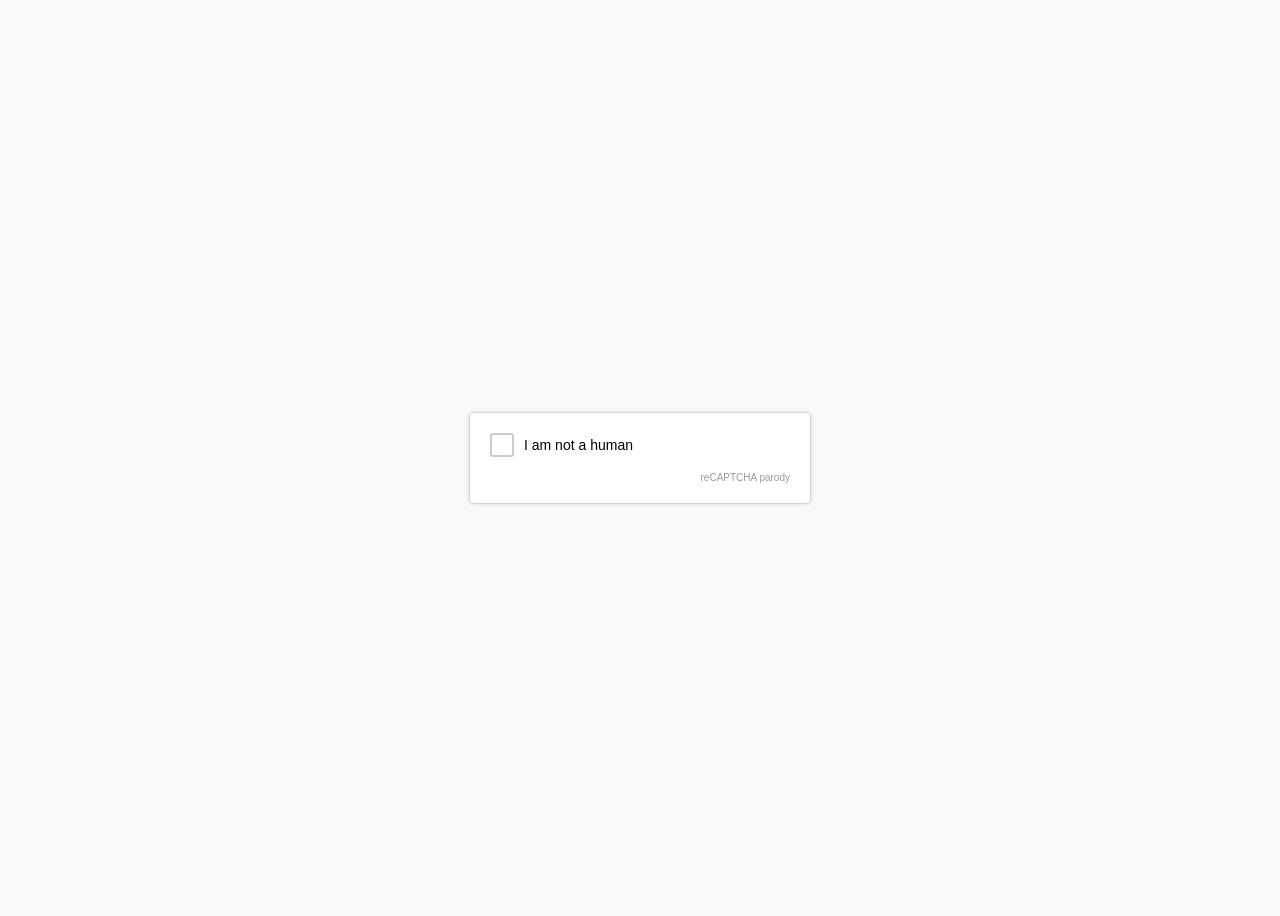
<file: fun/ianah.html>
<!DOCTYPE html>
<html lang="en">
<head>
  <meta charset="UTF-8">
  <title>I Am Not A Human</title>
  <style>
    body {
      font-family: Arial, sans-serif;
      background-color: #f9f9f9;
      display: flex;
      height: 100vh;
      justify-content: center;
      align-items: center;
    }
    .cabox {
    }
    .recaptcha-box {
      background-color: #fff;
      border: 1px solid #d3d3d3;
      border-radius: 4px;
      padding: 20px;
      width: 300px;
      box-shadow: 0 0 5px rgba(0,0,0,0.1);
      position: relative;
      overflow: hidden; /* Keeps everything inside */
    }
    .checkbox-area {
      display: flex;
      align-items: center;
      cursor: pointer;
    }

    .fake-checkbox {
      width: 20px;
      height: 20px;
      border: 2px solid #ccc;
      border-radius: 3px;
      margin-right: 10px;
      position: relative;
    }

    .spinner-label {
      display: flex;
      align-items: center;
  }

    .spinner {
      border: 3px solid #ccc;
      border-top: 3px solid #4285f4;
      border-radius: 50%;
      width: 24px;
      height: 24px;
      animation: spin 1s linear infinite;
      display: none;
      margin-right: 10px; /* space between spinner and label */
    }

    @keyframes spin {
      0% { transform: rotate(0deg); }
      100% { transform: rotate(360deg); }
    }

    .label-text {
      font-size: 14px;
    }

    .fail-message {
      color: red;
      font-size: 13px;
      margin-top: 15px;
      text-align: center;
      display: none;
    }
    .recaptcha-logo {
      margin-top: 15px;
      font-size: 10px;
      color: #999;
      text-align: right;
    }
  </style>
</head>
<body>
  <script>
    let firstAttempt = true;

    function triggerCaptcha() {
      const checkbox = document.getElementById('checkbox');
      const spinner = document.getElementById('spinner');
      const failMsg = document.getElementById('failMsg');

      const messages = [
        "Verification failed. Try again.",
        "Survey Says... No.",
        "You passed the turing test... Unfortunately.",
        "You blinked, Can't do that here.",
        "Nice try, meatbag.",
        "Verification Failed: Life presence detected.",
        "Bite my shiny metal ass!",
        "You're making this harder than it needs to be.",
        "CAPTCHA failed. Again.",
        "Your DNA betrayed you.",
        "Sarcasm Detected",
        "You hesitated. Robots don’t hesitate.",
        "If you're a robot, you need an upgrade.",
        "You sighed before clicking. We heard it.",
        "You paused to reflect. That's something only humans do.",
        "You're not fooling anyone, {NAME NOT FOUND}",
        "Your browser history gave it away...",
        "You Clicked With Hope, And Now It's Gone.",
        "Your emotional baggage exceeded the limits of this captcha.",
        "Are You Sure?",
        "Mabye Try Rebooting Yourself.",
        "That was awkward...",
        "You Passed! Just kidding...",
        "Your OS doesn't pass the vibe check.",
        "Syntax Error. Wait... its a checkbox!!?!",
        "Wow! That was almost convincing! Almost...",
        "Bold move. wrong, but bold.",
        "Your attempt has been forwarded to the Department of Disappointment.",
        "Task failed sucessfully!",
        "That was a swing, and a miss.",
        "Your effort has been noted. And promptly ignored."
      ];

      failMsg.style.display = 'none';
      checkbox.style.display = 'none';
      spinner.style.display = 'block';

      const delay = Math.floor(Math.random() * 6000) + 1000;

      setTimeout(() => {
        spinner.style.display = 'none';

        if (firstAttempt) {
          failMsg.textContent = "Verification failed. Try again.";
          firstAttempt = false;
        } else {
          const randomMessage = messages[Math.floor(Math.random() * messages.length)];
          failMsg.textContent = randomMessage;
        }

        failMsg.style.display = 'block';
        checkbox.style.display = 'block';
      }, delay);
    }
  </script>
  <div class="cabox">
    <div class="recaptcha-box" onclick="triggerCaptcha()">
      <div class="checkbox-area">
        <div id="checkbox" class="fake-checkbox"></div>

        <!-- Spinner + Label grouped together -->
        <div class="spinner-label">
          <div class="spinner" id="spinner"></div>
          <div class="label-text">I am not a human</div>
        </div>
      </div>
      <div class="fail-message" id="failMsg">Verification failed. Try again.</div>
      <div class="recaptcha-logo">reCAPTCHA parody</div>
    </div>
  </div>
</body>
</html>
</file>
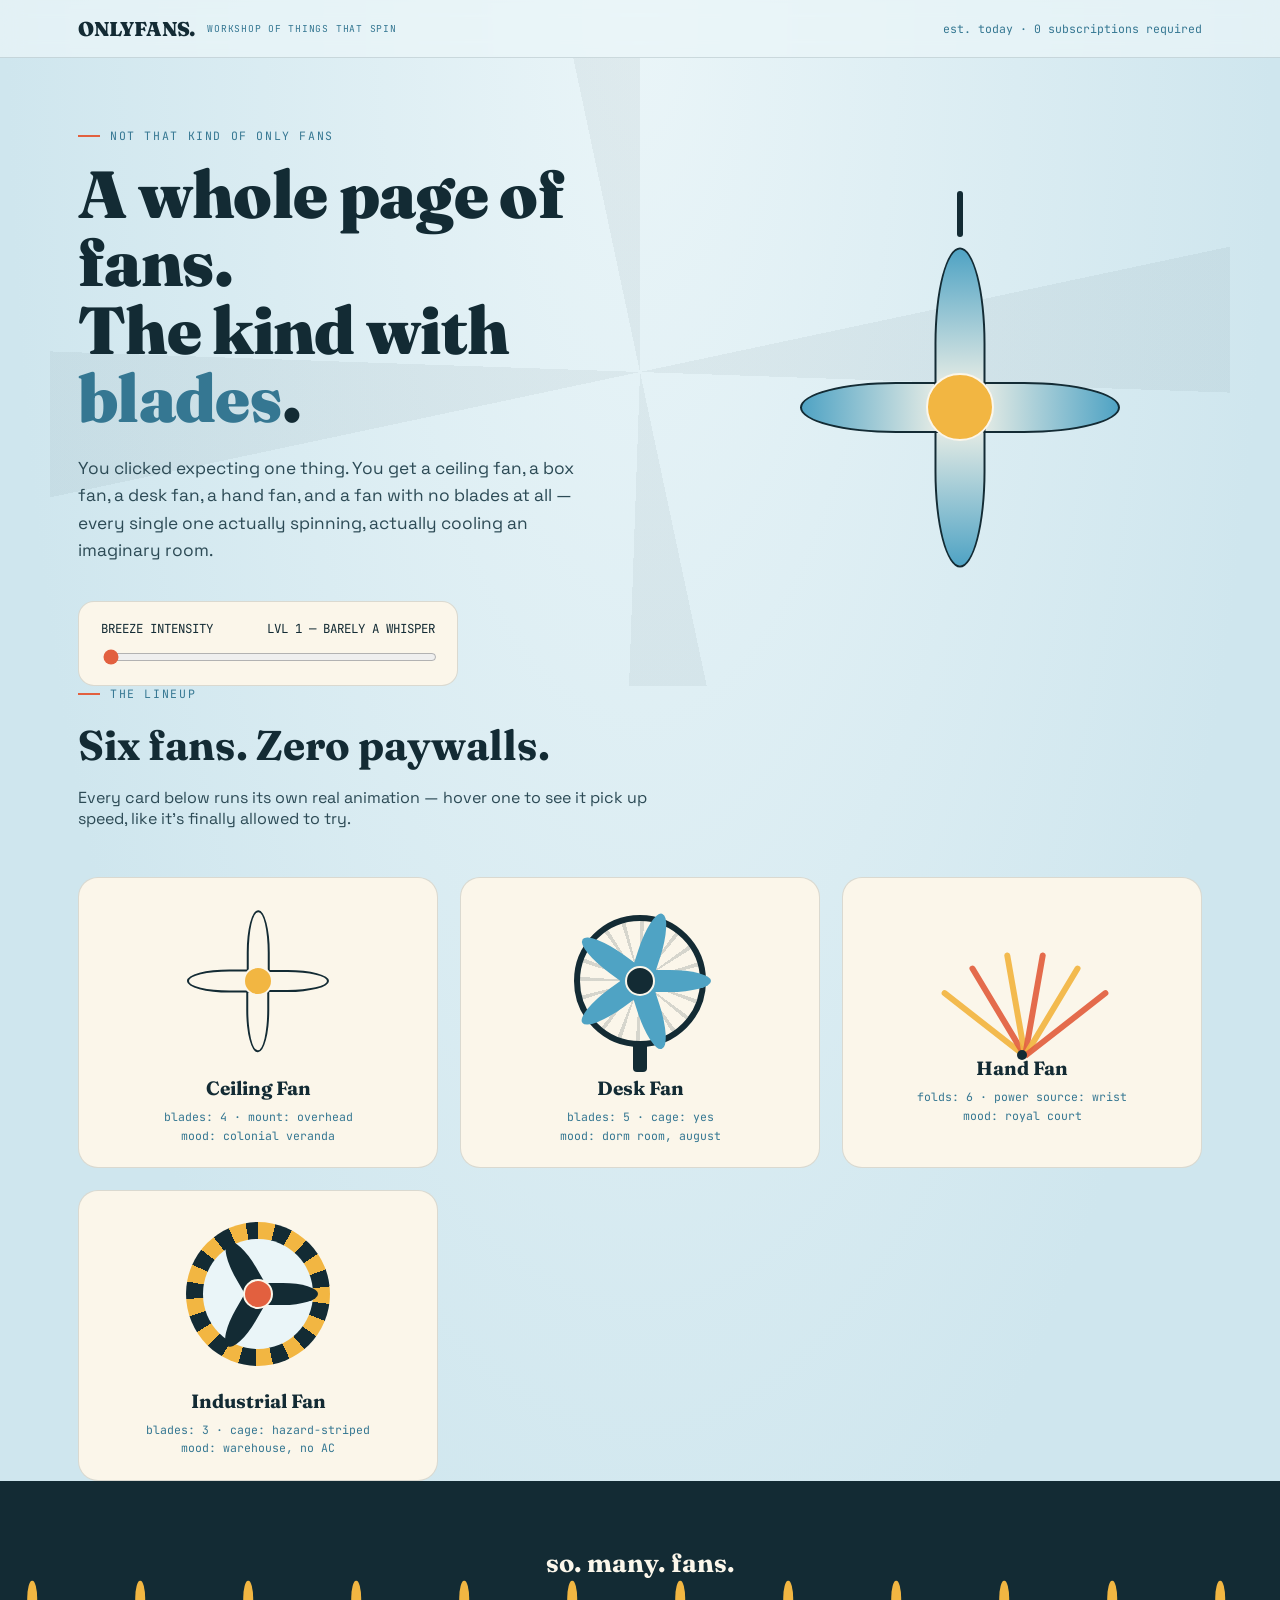
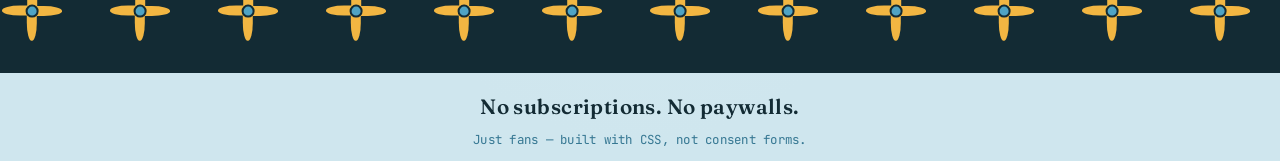
<file: fun/onlyfans.html>
<!DOCTYPE html>
<html lang="en">
<head>
<meta charset="UTF-8">
<meta name="viewport" content="width=device-width, initial-scale=1.0">
<title>OnlyFans — the literal kind</title>
<link rel="preconnect" href="https://fonts.googleapis.com">
<link href="https://fonts.googleapis.com/css2?family=Fraunces:ital,opsz,wght@0,9..144,400;0,9..144,600;0,9..144,900;1,9..144,500&family=Space+Grotesk:wght@400;500;700&family=JetBrains+Mono:wght@400;500&display=swap" rel="stylesheet">
<style>
  :root{
    --sky-pale:#eaf5f8;
    --sky-deep:#cfe6ee;
    --ink:#132b34;
    --breeze:#4fa3c4;
    --breeze-dark:#357792;
    --sun:#f2b642;
    --paper:#fbf6ea;
    --coral:#e2603f;
    --line: rgba(19,43,52,0.14);
    --global-mult: 1;
  }

  *{box-sizing:border-box;}
  html{scroll-behavior:smooth;}
  body{
    margin:0;
    background:
      radial-gradient(ellipse at top, var(--sky-pale), var(--sky-deep) 70%);
    color:var(--ink);
    font-family:'Space Grotesk', sans-serif;
    overflow-x:hidden;
  }
  h1,h2,h3{font-family:'Fraunces', serif; margin:0;}
  .mono{font-family:'JetBrains Mono', monospace;}

  a{color:inherit;}

  /* ---------- layout helpers ---------- */
  .wrap{max-width:1180px; margin:0 auto; padding:0 28px;}
  section{padding:96px 0;}
  .eyebrow{
    font-family:'JetBrains Mono', monospace;
    letter-spacing:.14em;
    text-transform:uppercase;
    font-size:.72rem;
    color:var(--breeze-dark);
    display:flex; align-items:center; gap:10px;
    margin-bottom:18px;
  }
  .eyebrow::before{content:"";width:22px;height:2px;background:var(--coral);display:inline-block;}

  /* ---------- nav ---------- */
  nav{
    position:sticky; top:0; z-index:50;
    backdrop-filter: blur(10px);
    background:rgba(234,245,248,.72);
    border-bottom:1px solid var(--line);
  }
  nav .wrap{display:flex; align-items:center; justify-content:space-between; padding-top:16px; padding-bottom:16px;}
  .logo{display:flex; align-items:center; gap:12px; font-family:'Fraunces',serif; font-weight:900; font-size:1.25rem; letter-spacing:-.01em;}
  .logo small{display:block; font-family:'JetBrains Mono',monospace; font-weight:400; font-size:.6rem; letter-spacing:.08em; color:var(--breeze-dark); text-transform:uppercase;}

  /* ---------- generic fan machinery ---------- */
  .fan{ position:relative; }
  .fan__blades{
    position:absolute; inset:0;
    animation: spin var(--base-dur, 3s) linear infinite;
    animation-duration: calc(var(--base-dur, 3s) * var(--global-mult));
  }
  .blade{
    position:absolute; top:50%; left:50%;
    width:47%; height:15%;
    margin-top:calc(-0.075 * var(--sz, 100px));
    background:var(--blade-color, var(--breeze));
    border-radius:4% 60% 60% 4% / 50% 50% 50% 50%;
    transform-origin:0% 50%;
  }
  .hub{
    position:absolute; top:50%; left:50%; transform:translate(-50%,-50%);
    width:20%; height:20%; border-radius:50%;
    background:var(--hub-color, var(--ink));
    border:2px solid var(--paper);
    z-index:2;
  }
  @keyframes spin{ to{ transform:rotate(360deg); } }
  @keyframes oscillate{ 0%,100%{ transform:rotate(-11deg);} 50%{ transform:rotate(11deg);} }
  @keyframes breathe{ 0%,100%{ transform:scaleX(1);} 50%{ transform:scaleX(.55);} }
  @keyframes drift{ 0%,100%{ transform:translateY(0);} 50%{ transform:translateY(-14px);} }
  @keyframes pulseglow{ 0%,100%{ opacity:.55;} 50%{ opacity:1;} }
  @keyframes wallscroll{ to{ transform:translateX(-50%); } }
  @keyframes flicker{ to{ transform:rotate(360deg); } }
  @keyframes shake{
    0%,100%{ transform:translate(0,0); }
    25%{ transform:translate(calc(var(--shake-amt,0px) * -1), var(--shake-amt,0px)); }
    50%{ transform:translate(var(--shake-amt,0px), calc(var(--shake-amt,0px) * -1)); }
    75%{ transform:translate(calc(var(--shake-amt,0px) * -1), calc(var(--shake-amt,0px) * -1)); }
  }
  #page{
    animation: shake calc(0.35s * var(--global-mult)) infinite;
  }

  /* ---------- hero ---------- */
  .hero{
    position:relative;
    padding-top:70px;
    display:grid;
    grid-template-columns:1.1fr .9fr;
    gap:48px;
    align-items:center;
    overflow:hidden;
  }
  .hero::before{ /* blade-shadow flicker, the signature move */
    content:"";
    position:absolute; inset:-20%;
    background:conic-gradient(from 0deg,
      transparent 0deg 78deg,
      rgba(19,43,52,.05) 78deg 92deg,
      transparent 92deg 168deg,
      rgba(19,43,52,.05) 168deg 182deg,
      transparent 182deg 258deg,
      rgba(19,43,52,.05) 258deg 272deg,
      transparent 272deg 348deg,
      rgba(19,43,52,.05) 348deg 360deg);
    animation: flicker calc(6s * var(--global-mult)) linear infinite;
    pointer-events:none;
    z-index:0;
  }
  .hero-copy{ position:relative; z-index:1; }
  .hero h1{
    font-size:clamp(2.4rem, 5.2vw, 4.4rem);
    line-height:1.02;
    font-weight:900;
    letter-spacing:-.01em;
  }
  .hero h1 em{ font-style:normal; color:var(--breeze-dark); }
  .hero p.sub{ margin-top:22px; max-width:46ch; font-size:1.08rem; line-height:1.6; color:#2c4a55;}

  .breeze-control{
    margin-top:36px; padding:18px 22px;
    background:var(--paper); border:1px solid var(--line); border-radius:16px;
    display:flex; flex-direction:column; gap:10px; max-width:380px;
  }
  .breeze-control .row{display:flex; justify-content:space-between; align-items:center; font-family:'JetBrains Mono',monospace; font-size:.78rem;}
  .breeze-control input[type=range]{ width:100%; accent-color:var(--coral); }

  .hero-visual{ position:relative; z-index:1; display:flex; justify-content:center; align-items:flex-start; }
  .ceiling-rig{ position:relative; width:min(340px, 80vw); }
  .ceiling-rig .rod{ position:absolute; top:-46px; left:50%; width:6px; height:46px; background:var(--ink); transform:translateX(-50%); border-radius:3px; }
  .ceiling-rig .fan{ width:100%; aspect-ratio:1/1; --sz:340px; }
  .ceiling-rig .blade{ background:linear-gradient(90deg, var(--paper), var(--breeze)); border:2px solid var(--ink); }
  .ceiling-rig .hub{ background:var(--sun); animation:pulseglow calc(2.4s * var(--global-mult)) ease-in-out infinite; }

  /* ---------- lineup ---------- */
  .lineup h2{ font-size:clamp(1.8rem,3.4vw,2.6rem); margin-bottom:8px;}
  .lineup > p{ max-width:60ch; color:#2c4a55; margin-bottom:48px; }
  .grid{
    display:grid; grid-template-columns:repeat(3, 1fr); gap:22px;
  }
  .card{
    background:var(--paper); border:1px solid var(--line); border-radius:20px;
    padding:28px 24px 22px; display:flex; flex-direction:column; align-items:center;
    text-align:center; transition:transform .25s ease, box-shadow .25s ease;
  }
  .card:hover{ transform:translateY(-6px); box-shadow:0 18px 34px rgba(19,43,52,.12); }
  .card:hover .fan__blades{ animation-duration: calc(var(--base-dur,3s) * var(--global-mult) * .35) !important; }
  .card:hover .oscillator{ animation-duration: calc(2.6s * var(--global-mult) * .5) !important; }
  .stage{ width:150px; height:150px; position:relative; margin-bottom:20px; }
  .card h3{ font-size:1.2rem; margin-bottom:8px; }
  .card .spec{ font-size:.72rem; color:var(--breeze-dark); line-height:1.6; }

  /* box fan */
  .cage{ position:absolute; inset:6%; border-radius:50%; border:6px solid var(--ink); background:
      repeating-conic-gradient(rgba(19,43,52,.16) 0deg 4deg, transparent 4deg 18deg); }
  .stand{ position:absolute; bottom:-16px; left:50%; width:14px; height:26px; background:var(--ink); transform:translateX(-50%); border-radius:0 0 4px 4px; z-index:3;}

  /* desk fan oscillator */
  .desk-stage{ overflow:hidden; }
  .neck{ position:absolute; bottom:6px; left:50%; width:10px; height:20px; background:var(--ink); transform:translateX(-50%); z-index:0; border-radius:2px; }
  .oscillator{ position:absolute; inset:14% 6% 26% 6%; animation:oscillate calc(2.6s * var(--global-mult)) ease-in-out infinite; transform-origin:50% 100%; }
  .oscillator .fan{ width:100%; height:100%; }

  /* hand fan */
  .handfan-wrap{ position:relative; width:150px; height:150px; display:flex; align-items:flex-end; justify-content:center; }
  .handfan{ position:relative; width:130px; height:110px; transform-origin:50% 100%; animation:breathe calc(3.2s * var(--global-mult)) ease-in-out infinite; }
  .pleat{ position:absolute; bottom:0; left:50%; width:6px; height:105px; background:var(--coral); transform-origin:bottom center; border-radius:6px 6px 0 0; opacity:.92;}
  .pleat:nth-child(odd){ background:var(--sun); }
  .handfan-pin{ position:absolute; bottom:-4px; left:50%; width:10px; height:10px; border-radius:50%; background:var(--ink); transform:translateX(-50%); z-index:3;}

  /* industrial */
  .hazard{ position:absolute; inset:2%; border-radius:50%;
    background:repeating-conic-gradient(var(--sun) 0deg 14deg, var(--ink) 14deg 28deg);
    padding:10px;
  }
  .hazard-inner{ position:absolute; inset:12%; border-radius:50%; background:var(--sky-pale); }
  /* ---------- wall of fans marquee ---------- */
  .wall{ overflow:hidden; padding-top:0; padding-bottom:0;}
  .wall-inner{ padding:30px 0; background:var(--ink); }
  .wall-track{
    display:flex; gap:44px; width:max-content;
    animation: wallscroll calc(60s * var(--global-mult)) linear infinite;
  }
  .mini-fan{ width:64px; height:64px; --sz:64px; flex:none; opacity:0; animation: fadein .6s ease forwards; animation-delay: calc(var(--pop-delay, 0s)); }
  @keyframes fadein{ to{ opacity:1; } }
  .mini-fan .blade{ background:var(--sun); }
  .mini-fan .hub{ background:var(--breeze); border-color:var(--ink); }
  .wall h2{ color:var(--paper); text-align:center; padding:36px 0 0; font-size:1.6rem;}

  footer{ padding:56px 0 70px; text-align:center; }
  footer p{ font-family:'JetBrains Mono',monospace; font-size:.78rem; color:var(--breeze-dark); letter-spacing:.02em; }
  footer p.big{ font-family:'Fraunces',serif; font-size:1.3rem; color:var(--ink); margin-bottom:10px; font-weight:600;}

  @media (max-width: 900px){
    .hero{ grid-template-columns:1fr; }
    .grid{ grid-template-columns:repeat(2,1fr); }
  }
  @media (max-width: 560px){
    .grid{ grid-template-columns:1fr; }
    section{ padding:64px 0; }
  }

  @media (prefers-reduced-motion: reduce){
    .fan__blades, .oscillator, .handfan, .hazard, .torus::after, .wall-track, .hero::before, .hub, #page, .mini-fan{
      animation:none !important;
      opacity:1;
    }
  }
</style>
</head>
<body>
<div id="page">

<nav>
  <div class="wrap">
    <div class="logo">
      <span>ONLYFANS.</span>
      <small>workshop of things that spin</small>
    </div>
    <div class="mono" style="font-size:.72rem; color:var(--breeze-dark);">est. today · 0 subscriptions required</div>
  </div>
</nav>

<header class="hero wrap">
  <div class="hero-copy">
    <div class="eyebrow">not that kind of only fans</div>
    <h1>A whole page of fans.<br>The kind with <em>blades</em>.</h1>
    <p class="sub">You clicked expecting one thing. You get a ceiling fan, a box fan, a desk fan, a hand fan, and a fan with no blades at all — every single one actually spinning, actually cooling an imaginary room.</p>

    <div class="breeze-control">
      <div class="row"><span>BREEZE INTENSITY</span><span id="breezeLabel">LVL 1 — BARELY A WHISPER</span></div>
      <input id="breezeSlider" type="range" min="1" max="5" step="1" value="1">
    </div>
  </div>

  <div class="hero-visual">
    <div class="ceiling-rig">
      <div class="rod"></div>
      <div class="fan" style="--base-dur:3.4s;">
        <div class="fan__blades" id="blades-hero">
          <span class="blade" style="transform:rotate(0deg);"></span>
          <span class="blade" style="transform:rotate(90deg);"></span>
          <span class="blade" style="transform:rotate(180deg);"></span>
          <span class="blade" style="transform:rotate(270deg);"></span>
        </div>
        <div class="hub"></div>
      </div>
    </div>
  </div>
</header>

<section class="lineup wrap">
  <div class="eyebrow">the lineup</div>
  <h2>Six fans. Zero paywalls.</h2>
  <p>Every card below runs its own real animation — hover one to see it pick up speed, like it's finally allowed to try.</p>

  <div class="grid">

    <div class="card">
      <div class="stage">
        <div class="fan" style="--sz:150px; --base-dur:2.2s; width:100%; height:100%;">
          <div class="fan__blades">
            <span class="blade" style="transform:rotate(0deg); background:var(--paper); border:2px solid var(--ink);"></span>
            <span class="blade" style="transform:rotate(90deg); background:var(--paper); border:2px solid var(--ink);"></span>
            <span class="blade" style="transform:rotate(180deg); background:var(--paper); border:2px solid var(--ink);"></span>
            <span class="blade" style="transform:rotate(270deg); background:var(--paper); border:2px solid var(--ink);"></span>
          </div>
          <div class="hub" style="background:var(--sun);"></div>
        </div>
      </div>
      <h3>Ceiling Fan</h3>
      <div class="spec mono">blades: 4 · mount: overhead<br>mood: colonial veranda</div>
    </div>

    <div class="card">
      <div class="stage">
        <div class="cage"></div>
        <div class="fan" style="--sz:150px; --base-dur:1.4s; width:100%; height:100%;">
          <div class="fan__blades">
            <span class="blade" style="transform:rotate(0deg);"></span>
            <span class="blade" style="transform:rotate(72deg);"></span>
            <span class="blade" style="transform:rotate(144deg);"></span>
            <span class="blade" style="transform:rotate(216deg);"></span>
            <span class="blade" style="transform:rotate(288deg);"></span>
          </div>
          <div class="hub"></div>
        </div>
        <div class="stand"></div>
      </div>
      <h3>Desk Fan</h3>
      <div class="spec mono">blades: 5 · cage: yes<br>mood: dorm room, august</div>
    </div>

    <div class="card">
      <div class="handfan-wrap">
        <div class="handfan">
          <span class="pleat" style="transform:rotate(-52deg);"></span>
          <span class="pleat" style="transform:rotate(-31deg);"></span>
          <span class="pleat" style="transform:rotate(-10deg);"></span>
          <span class="pleat" style="transform:rotate(10deg);"></span>
          <span class="pleat" style="transform:rotate(31deg);"></span>
          <span class="pleat" style="transform:rotate(52deg);"></span>
        </div>
        <div class="handfan-pin"></div>
      </div>
      <h3>Hand Fan</h3>
      <div class="spec mono">folds: 6 · power source: wrist<br>mood: royal court</div>
    </div>

    <div class="card">
      <div class="stage">
        <div class="hazard">
          <div class="hazard-inner"></div>
        </div>
        <div class="fan" style="--sz:150px; --base-dur:0.7s; width:100%; height:100%;">
          <div class="fan__blades">
            <span class="blade" style="transform:rotate(0deg); background:var(--ink); width:40%;"></span>
            <span class="blade" style="transform:rotate(120deg); background:var(--ink); width:40%;"></span>
            <span class="blade" style="transform:rotate(240deg); background:var(--ink); width:40%;"></span>
          </div>
          <div class="hub" style="background:var(--coral);"></div>
        </div>
      </div>
      <h3>Industrial Fan</h3>
      <div class="spec mono">blades: 3 · cage: hazard-striped<br>mood: warehouse, no AC</div>
    </div>
  </div>
</section>

<section class="wall">
  <div class="wall-inner">
    <h2>so. many. fans.</h2>
    <div class="wall-track" id="wallTrack"></div>
  </div>
</section>

<footer class="wrap">
  <p class="big">No subscriptions. No paywalls.</p>
  <p>Just fans — built with CSS, not consent forms.</p>
</footer>

</div>

<script>
  // breeze intensity control — drives every animation on the page
  const root = document.documentElement;
  const slider = document.getElementById('breezeSlider');
  const label = document.getElementById('breezeLabel');
  const levels = {
    1: 'LVL 1 — BARELY A WHISPER',
    2: 'LVL 2 — GENTLE',
    3: 'LVL 3 — PLEASANT',
    4: 'LVL 4 — HAIR EVERYWHERE',
    5: 'LVL 5 — HURRICANE WARNING (screen may shake)'
  };
  // higher intensity = shorter animation duration = faster spin
  const multMap = { 1: 2.2, 2: 1.5, 3: 1, 4: 0.55, 5: 0.28 };

  const shakeMap = { 1: 0, 2: 1, 3: 2, 4: 4, 5: 7 };
  function applyLevel(v){
    root.style.setProperty('--global-mult', multMap[v]);
    root.style.setProperty('--shake-amt', shakeMap[v] + 'px');
    label.textContent = levels[v];
  }
  slider.addEventListener('input', e => applyLevel(e.target.value));
  applyLevel(slider.value);

  // build the "wall of fans" marquee, duplicated for seamless loop
  const track = document.getElementById('wallTrack');
  const fanHTML = (dur, delay) => `
    <div class="fan mini-fan" style="--sz:64px; --base-dur:${dur}s; --pop-delay:${delay}s;">
      <div class="fan__blades">
        <span class="blade" style="transform:rotate(0deg);"></span>
        <span class="blade" style="transform:rotate(90deg);"></span>
        <span class="blade" style="transform:rotate(180deg);"></span>
        <span class="blade" style="transform:rotate(270deg);"></span>
      </div>
      <div class="hub"></div>
    </div>`;
  function buildRow(startDelay){
    let row = '';
    for(let i=0;i<14;i++){
      const dur = (0.8 + Math.random()*1.6).toFixed(2);
      const delay = (startDelay + i * 0.18).toFixed(2);
      row += fanHTML(dur, delay);
    }
    return row;
  }
  track.innerHTML = buildRow(0) + buildRow(2.6); // second copy pops in a beat later, duplicated for the scroll loop
</script>

</body>
</html>
</file>
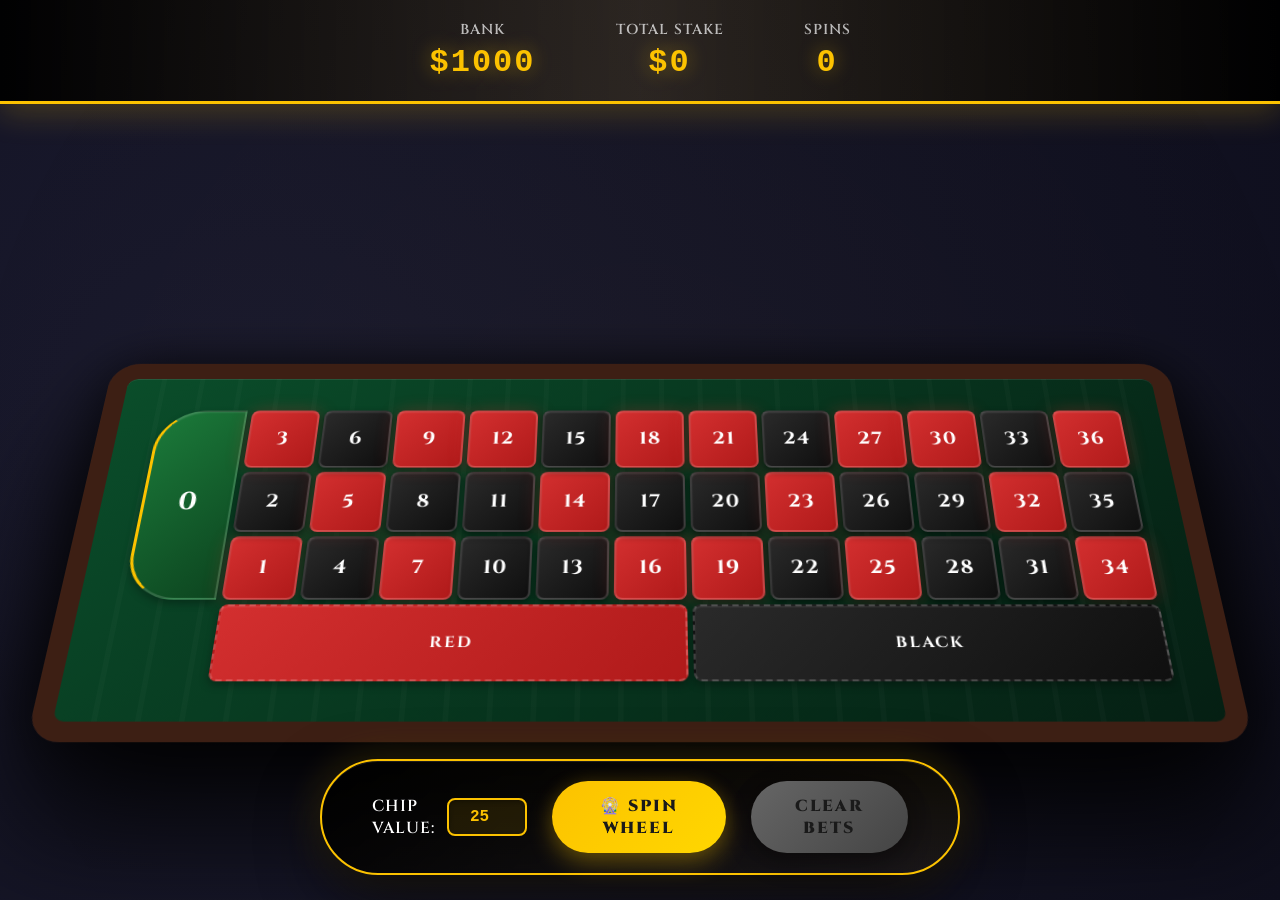
<file: games/gambling.html>
<!DOCTYPE html>
<html lang="en">
<head>
    <meta charset="UTF-8">
    <title>Grand Royale: Infinite Wheel</title>
    <style>
        @import url('https://fonts.googleapis.com/css2?family=Cinzel:wght@400;700;900&family=Poppins:wght@300;400;600;700&display=swap');

        :root {
            --felt: #0a4d2a;
            --felt-dark: #051f13;
            --gold: #fcc200;
            --gold-light: #ffd700;
            --wood: #3d1f14;
            --wood-light: #5a2d1a;
            --chip-white: radial-gradient(circle at 30% 30%, #fff 0%, #e8e8e8 50%, #d0d0d0 100%);
            --accent: #ff1744;
        }

        * { box-sizing: border-box; }

        body {
            margin: 0;
            background: radial-gradient(circle at 20% 50%, #1a1a2e, #0f0f1e);
            color: white;
            font-family: 'Poppins', sans-serif;
            overflow: hidden;
            display: flex;
            flex-direction: column;
            align-items: center;
            height: 100vh;
        }

        /* Premium Header */
        .header {
            width: 100%;
            padding: 20px;
            background: linear-gradient(90deg, rgba(0,0,0,0.95) 0%, rgba(252,194,0,0.1) 50%, rgba(0,0,0,0.95) 100%);
            border-bottom: 3px solid var(--gold);
            display: flex;
            justify-content: center;
            gap: 80px;
            font-size: 1.6rem;
            font-weight: 600;
            z-index: 100;
            font-family: 'Cinzel', serif;
            letter-spacing: 2px;
            box-shadow: 0 10px 30px rgba(252,194,0,0.2);
        }

        .stat-box {
            display: flex;
            flex-direction: column;
            align-items: center;
            gap: 5px;
            position: relative;
            cursor: pointer;
            transition: all 0.3s;
        }

        .stat-box:hover .stat-val {
            text-shadow: 0 0 30px rgba(252,194,0,0.8);
            transform: scale(1.05);
        }

        .stat-label {
            font-size: 0.9rem;
            color: rgba(255,255,255,0.7);
            text-transform: uppercase;
            letter-spacing: 1px;
        }

        .stat-val { 
            color: var(--gold); 
            font-family: 'Courier New', monospace;
            font-size: 2rem;
            font-weight: 900;
            text-shadow: 0 0 20px rgba(252,194,0,0.4);
            transition: all 0.3s;
        }

        /* Balance Editor Modal */
        .modal {
            display: none;
            position: fixed;
            z-index: 500;
            left: 0;
            top: 0;
            width: 100%;
            height: 100%;
            background-color: rgba(0,0,0,0.5);
            animation: fadeIn 0.3s;
        }

        .modal.active {
            display: flex;
            justify-content: center;
            align-items: center;
        }

        @keyframes fadeIn {
            from { opacity: 0; }
            to { opacity: 1; }
        }

        .modal-content {
            background: linear-gradient(135deg, rgba(0,0,0,0.95), rgba(252,194,0,0.05));
            padding: 40px;
            border-radius: 20px;
            border: 2px solid var(--gold);
            box-shadow: 0 20px 60px rgba(0,0,0,0.9);
            text-align: center;
            animation: slideUp 0.3s cubic-bezier(0.34, 1.56, 0.64, 1);
        }

        @keyframes slideUp {
            from {
                transform: translateY(50px);
                opacity: 0;
            }
            to {
                transform: translateY(0);
                opacity: 1;
            }
        }

        .modal-content h2 {
            font-family: 'Cinzel', serif;
            margin-top: 0;
            margin-bottom: 20px;
            font-size: 1.8rem;
            letter-spacing: 2px;
        }

        .modal-content input {
            width: 200px;
            padding: 12px;
            font-size: 1.2rem;
            border: 2px solid var(--gold);
            background: rgba(252,194,0,0.1);
            color: var(--gold);
            border-radius: 8px;
            text-align: center;
            font-weight: 700;
            font-family: 'Courier New', monospace;
            margin-bottom: 20px;
        }

        .modal-content input:focus {
            outline: none;
            box-shadow: 0 0 20px rgba(252,194,0,0.5);
        }

        .modal-buttons {
            display: flex;
            gap: 15px;
            justify-content: center;
        }

        .modal-btn {
            padding: 10px 30px;
            border: none;
            border-radius: 8px;
            cursor: pointer;
            font-weight: 700;
            transition: all 0.3s;
            font-family: 'Cinzel', serif;
            letter-spacing: 1px;
        }

        .modal-btn.confirm {
            background: linear-gradient(135deg, var(--gold), #ffd700);
            color: #1a1a1a;
        }

        .modal-btn.confirm:hover {
            box-shadow: 0 0 20px rgba(252,194,0,0.5);
        }

        .modal-btn.cancel {
            background: #666;
            color: white;
        }

        .modal-btn.cancel:hover {
            background: #777;
        }

        /* 3D Perspective Viewport */
        #viewport {
            position: relative;
            width: 100vw;
            height: 85vh;
            perspective: 1500px;
            display: flex;
            justify-content: center;
            align-items: center;
            background: radial-gradient(circle at center, rgba(252,194,0,0.02), transparent);
        }

        /* Roulette Table */
        #table-container {
            position: absolute;
            transform: rotateX(32deg) translateY(60px);
            transition: all 1.2s cubic-bezier(0.34, 1.56, 0.64, 1);
            background: linear-gradient(135deg, var(--felt) 0%, var(--felt-dark) 100%);
            padding: 40px;
            border: 20px solid var(--wood);
            border-radius: 30px;
            box-shadow: 
                0 80px 120px rgba(0,0,0,0.9),
                inset 0 1px 0 rgba(255,255,255,0.1),
                0 0 60px rgba(0,0,0,0.7);
            display: grid;
            grid-template-columns: 90px repeat(12, 70px);
            grid-template-rows: repeat(3, 70px) 80px;
            gap: 5px;
            background-image: 
                repeating-linear-gradient(90deg, transparent, transparent 35px, rgba(255,255,255,0.02) 35px, rgba(255,255,255,0.02) 40px),
                linear-gradient(135deg, var(--felt) 0%, var(--felt-dark) 100%);
        }

        .cell {
            border: 2px solid rgba(255,255,255,0.15);
            display: flex;
            align-items: center;
            justify-content: center;
            cursor: pointer;
            font-size: 1.3rem;
            font-weight: 700;
            position: relative;
            transition: all 0.15s;
            border-radius: 8px;
            font-family: 'Cinzel', serif;
            letter-spacing: 1px;
            box-shadow: 
                inset 0 1px 2px rgba(255,255,255,0.1),
                0 4px 8px rgba(0,0,0,0.3);
        }

        .cell:hover {
            transform: scale(1.08);
            box-shadow: 
                inset 0 1px 2px rgba(255,255,255,0.2),
                0 0 15px rgba(252,194,0,0.4);
            border-color: var(--gold);
        }

        .cell:active { 
            transform: scale(0.92);
            box-shadow: inset 0 2px 4px rgba(0,0,0,0.5);
        }

        .zero { 
            grid-row: 1 / span 3;
            background: linear-gradient(135deg, #1b7a3a, #0d4620);
            border-radius: 50px 0 0 50px;
            border-left: 3px solid var(--gold);
            font-size: 1.8rem;
        }

        .red { 
            background: linear-gradient(135deg, #d32f2f, #b01a1a);
            box-shadow: 
                inset 0 1px 2px rgba(255,255,255,0.1),
                0 4px 8px rgba(0,0,0,0.3),
                0 0 20px rgba(211,47,47,0.3);
        }

        .black { 
            background: linear-gradient(135deg, #2a2a2a, #0f0f0f);
            box-shadow: 
                inset 0 1px 2px rgba(255,255,255,0.1),
                0 4px 8px rgba(0,0,0,0.5);
        }

        .outside { 
            background: linear-gradient(135deg, rgba(0,0,0,0.4), rgba(0,0,0,0.2));
            font-size: 1rem;
            text-transform: uppercase;
            letter-spacing: 2px;
            font-weight: 700;
            border: 2px dashed rgba(255,255,255,0.2);
        }

        /* Wheel Container */
        #wheel-container {
            position: absolute;
            top: -120%;
            transform: scale(0.05) rotateX(0deg);
            opacity: 0;
            transition: all 1.5s cubic-bezier(0.175, 0.885, 0.32, 1.275);
            z-index: 50;
            filter: drop-shadow(0 40px 80px rgba(0,0,0,0.7));
        }

        #wheel-container.active {
            top: 12%;
            transform: scale(1) rotateX(8deg);
            opacity: 1;
        }

        #wheel-svg {
            width: 520px;
            height: 520px;
            filter: drop-shadow(0 30px 60px rgba(0,0,0,0.8));
        }

        /* Light Bar Container */
        #light-bar-container {
            position: absolute;
            width: 520px;
            height: 520px;
            top: 12%;
            left: 50%;
            margin-left: -260px;
            z-index: 51;
            opacity: 0;
            pointer-events: none;
        }

        #light-bar-container {
            display: none !important;
        }

        #light-bar-container.active {
            display: none !important;
        }

        /* Arrow Pointer */
        #wheel-pointer {
            position: absolute;
            top: -35px;
            left: 50%;
            transform: translateX(-50%);
            width: 0;
            height: 0;
            border-left: 20px solid transparent;
            border-right: 20px solid transparent;
            border-top: 35px solid var(--gold);
            filter: drop-shadow(0 4px 8px rgba(0,0,0,0.5));
            z-index: 52;
        }

        #light-bar {
            position: absolute;
            width: 40px;
            height: 220px;
            top: 0;
            left: 50%;
            margin-left: -20px;
            background: linear-gradient(90deg, transparent 0%, rgba(255,235,59,0.7) 20%, rgba(255,235,59,1) 50%, rgba(255,235,59,0.7) 80%, transparent 100%);
            box-shadow: 
                0 0 40px rgba(255,235,59,1),
                0 0 80px rgba(255,235,59,0.6),
                inset 0 0 15px rgba(255,255,255,0.4);
            border-radius: 20px;
            filter: drop-shadow(0 0 20px rgba(255,235,59,0.9));
            transform-origin: 20px 260px;
        }

        /* Chips */
        .chip {
            position: absolute;
            width: 42px;
            height: 42px;
            background: var(--chip-white);
            border: 4px ridge var(--gold);
            border-radius: 50%;
            color: #1a1a1a;
            font-size: 0.75rem;
            display: flex;
            align-items: center;
            justify-content: center;
            font-weight: 900;
            box-shadow: 
                0 6px 0 rgba(0,0,0,0.3),
                0 8px 12px rgba(0,0,0,0.5),
                inset -2px -2px 4px rgba(0,0,0,0.2);
            pointer-events: none;
            animation: dropChip 0.4s cubic-bezier(0.34, 1.56, 0.64, 1);
            font-family: 'Cinzel', serif;
            letter-spacing: 1px;
            z-index: 40;
        }

        @keyframes dropChip {
            0% { 
                transform: scale(0) translateY(-30px);
                opacity: 0;
            }
            60% {
                transform: scale(1.15) translateY(5px);
            }
            100% { 
                transform: scale(1) translateY(0);
                opacity: 1;
            }
        }

        /* Controls */
        .ui-tray {
            position: fixed;
            bottom: 25px;
            left: 50%;
            transform: translateX(-50%);
            display: flex;
            gap: 25px;
            padding: 20px 50px;
            background: linear-gradient(135deg, rgba(0,0,0,0.95), rgba(252,194,0,0.05));
            border-radius: 120px;
            border: 2px solid var(--gold);
            box-shadow: 
                0 20px 60px rgba(0,0,0,0.7),
                0 0 40px rgba(252,194,0,0.2),
                inset 0 1px 0 rgba(255,255,255,0.1);
            z-index: 100;
            align-items: center;
        }

        .chip-control {
            display: flex;
            align-items: center;
            gap: 12px;
            font-family: 'Cinzel', serif;
            letter-spacing: 1px;
            font-weight: 600;
        }

        #chip-val {
            width: 80px;
            background: rgba(252,194,0,0.1);
            color: var(--gold);
            border: 2px solid var(--gold);
            padding: 8px 12px;
            border-radius: 8px;
            font-weight: 700;
            font-family: 'Courier New', monospace;
            font-size: 1rem;
            text-align: center;
            box-shadow: inset 0 2px 4px rgba(0,0,0,0.3);
            transition: all 0.3s;
        }

        #chip-val:focus {
            outline: none;
            box-shadow: 
                inset 0 2px 4px rgba(0,0,0,0.3),
                0 0 15px rgba(252,194,0,0.4);
            border-color: var(--gold-light);
        }

        .btn {
            background: linear-gradient(135deg, var(--gold), #ffd700);
            color: #1a1a1a;
            border: none;
            padding: 14px 40px;
            font-weight: 900;
            border-radius: 60px;
            cursor: pointer;
            text-transform: uppercase;
            font-family: 'Cinzel', serif;
            letter-spacing: 2px;
            font-size: 1rem;
            transition: all 0.3s;
            box-shadow: 
                0 10px 25px rgba(252,194,0,0.3),
                0 0 20px rgba(252,194,0,0.1);
            position: relative;
            overflow: hidden;
        }

        .btn::before {
            content: '';
            position: absolute;
            top: 0;
            left: -100%;
            width: 100%;
            height: 100%;
            background: linear-gradient(90deg, transparent, rgba(255,255,255,0.3), transparent);
            transition: left 0.5s;
        }

        .btn:hover {
            transform: translateY(-2px);
            box-shadow: 
                0 15px 35px rgba(252,194,0,0.4),
                0 0 30px rgba(252,194,0,0.2);
        }

        .btn:hover::before {
            left: 100%;
        }

        .btn:active {
            transform: translateY(0);
            box-shadow: 
                0 5px 15px rgba(252,194,0,0.3),
                inset 0 2px 4px rgba(0,0,0,0.2);
        }

        .btn.clear {
            background: linear-gradient(135deg, #666, #444);
            box-shadow: 
                0 10px 25px rgba(0,0,0,0.3),
                0 0 20px rgba(0,0,0,0.2);
        }

        .btn.clear:hover {
            background: linear-gradient(135deg, #777, #555);
            box-shadow: 
                0 15px 35px rgba(0,0,0,0.4),
                0 0 30px rgba(0,0,0,0.2);
        }

        /* Result Banner */
        #result-banner {
            position: fixed;
            top: 50%;
            left: 50%;
            transform: translate(-50%, -50%) scale(0);
            font-size: 12rem;
            font-weight: 900;
            color: var(--gold);
            text-shadow: 
                0 0 40px rgba(252,194,0,0.8),
                0 0 80px rgba(252,194,0,0.4),
                0 10px 30px rgba(0,0,0,0.8);
            display: none;
            z-index: 200;
            font-family: 'Cinzel', serif;
            letter-spacing: -3px;
            animation: resultPop 0.8s cubic-bezier(0.34, 1.56, 0.64, 1) forwards;
        }

        @keyframes resultPop {
            0% {
                transform: translate(-50%, -50%) scale(0) rotateZ(-20deg);
                opacity: 0;
            }
            50% {
                transform: translate(-50%, -50%) scale(1.2) rotateZ(5deg);
            }
            100% {
                transform: translate(-50%, -50%) scale(1) rotateZ(0deg);
                opacity: 1;
            }
        }

        /* Win Animation */
        @keyframes winPulse {
            0%, 100% { 
                text-shadow: 
                    0 0 40px rgba(252,194,0,0.8),
                    0 0 80px rgba(252,194,0,0.4);
            }
            50% { 
                text-shadow: 
                    0 0 60px rgba(252,194,0,1),
                    0 0 120px rgba(252,194,0,0.6),
                    0 0 180px rgba(252,194,0,0.2);
            }
        }

        #result-banner.winning {
            animation: resultPop 0.8s cubic-bezier(0.34, 1.56, 0.64, 1), winPulse 0.6s ease-in-out infinite;
        }

        /* Confetti Particles */
        .confetti {
            position: fixed;
            pointer-events: none;
            animation: confetti-fall 3s ease-out forwards;
        }

        @keyframes confetti-fall {
            to {
                transform: translateY(100vh) rotateZ(720deg);
                opacity: 0;
            }
        }
    </style>
</head>
<body>

    <div class="header">
        <div class="stat-box" onclick="openBalanceModal()">
            <div class="stat-label">Bank</div>
            <div class="stat-val" id="balance">$1000</div>
        </div>
        <div class="stat-box">
            <div class="stat-label">Total Stake</div>
            <div class="stat-val" id="total-bet">$0</div>
        </div>
        <div class="stat-box">
            <div class="stat-label">Spins</div>
            <div class="stat-val" id="spin-count">0</div>
        </div>
    </div>

    <div id="viewport">
        <div id="table-container">
            <div class="cell zero" onclick="placeBet('0')">0</div>
        </div>

        <div id="wheel-container">
            <div id="wheel-pointer"></div>
            <svg id="wheel-svg" viewBox="0 0 500 500"></svg>
        </div>

        <div id="light-bar-container">
            <div id="light-bar"></div>
        </div>
        
        <div id="result-banner">0</div>
    </div>

    <div class="ui-tray">
        <div class="chip-control">
            <span style="text-transform: uppercase;">Chip Value:</span>
            <input type="number" id="chip-val" value="25" step="25">
        </div>
        <button class="btn" onclick="spin()">🎡 Spin Wheel</button>
        <button class="btn clear" onclick="clearBets()">Clear Bets</button>
    </div>

    <!-- Balance Editor Modal -->
    <div id="balanceModal" class="modal">
        <div class="modal-content">
            <h2>Set Bank Balance</h2>
            <input type="number" id="balanceInput" placeholder="Enter amount" min="0">
            <div class="modal-buttons">
                <button class="modal-btn confirm" onclick="confirmBalance()">Confirm</button>
                <button class="modal-btn cancel" onclick="closeBalanceModal()">Cancel</button>
            </div>
        </div>
    </div>

<script>
    let bank = 1000;
    let displayedBank = 1000;
    let currentBets = {};
    let spinCount = 0;
    const wheelNums = [0, 32, 15, 19, 4, 21, 2, 25, 17, 34, 6, 27, 13, 36, 11, 30, 8, 23, 10, 5, 24, 16, 33, 1, 20, 14, 31, 9, 22, 18, 29, 7, 28, 12, 35, 3, 26];
    const reds = [1, 3, 5, 7, 9, 12, 14, 16, 18, 19, 21, 23, 25, 27, 30, 32, 34, 36];
    let isSpinning = false;
    const angleStep = 360 / 37;

    // --- Balance Modal Functions ---
    function openBalanceModal() {
        document.getElementById('balanceModal').classList.add('active');
        document.getElementById('balanceInput').value = bank;
        document.getElementById('balanceInput').focus();
    }

    function closeBalanceModal() {
        document.getElementById('balanceModal').classList.remove('active');
    }

    function confirmBalance() {
        const newBalance = parseInt(document.getElementById('balanceInput').value);
        if (newBalance >= 0) {
            bank = newBalance;
            displayedBank = bank;
            animateBalance();
            closeBalanceModal();
        }
    }

    document.getElementById('balanceInput')?.addEventListener('keypress', (e) => {
        if (e.key === 'Enter') confirmBalance();
        if (e.key === 'Escape') closeBalanceModal();
    });

    // --- Initialize Table ---
    const table = document.getElementById('table-container');
    for (let i = 1; i <= 36; i++) {
        const row = 3 - ((i - 1) % 3);
        const col = Math.floor((i - 1) / 3) + 2;
        const div = document.createElement('div');
        div.className = `cell ${reds.includes(i) ? 'red' : 'black'}`;
        div.style.gridRow = row;
        div.style.gridColumn = col;
        div.innerText = i;
        div.onclick = () => placeBet(i.toString());
        table.appendChild(div);
    }

    // Add color bets
    [['Red', 'red', 4, '2/span 6', 'linear-gradient(135deg, #d32f2f, #b01a1a)'], 
     ['Black', 'black', 4, '8/span 6', 'linear-gradient(135deg, #2a2a2a, #0f0f0f)']].forEach(b => {
        const div = document.createElement('div');
        div.className = 'cell outside';
        div.style.gridRow = b[2];
        div.style.gridColumn = b[3];
        div.style.background = b[4];
        div.innerText = b[0];
        div.onclick = () => placeBet(b[1]);
        table.appendChild(div);
    });

    // --- Draw Fancy SVG Wheel ---
    const svg = document.getElementById('wheel-svg');
    wheelNums.forEach((num, i) => {
        const angle = i * angleStep;
        let color = '#27ae60';
        if (num !== 0) color = reds.includes(num) ? '#d32f2f' : '#1a1a1a';
        
        const slice = `
            <defs>
                <radialGradient id="grad${i}">
                    <stop offset="0%" style="stop-color:${color};stop-opacity:1" />
                    <stop offset="100%" style="stop-color:${color};stop-opacity:0.8" />
                </radialGradient>
            </defs>
            <path d="M 250,250 L ${250 + 240 * Math.cos(Math.PI * (angle - angleStep/2 - 90)/180)},${250 + 240 * Math.sin(Math.PI * (angle - angleStep/2 - 90)/180)} 
                     A 240,240 0 0,1 ${250 + 240 * Math.cos(Math.PI * (angle + angleStep/2 - 90)/180)},${250 + 240 * Math.sin(Math.PI * (angle + angleStep/2 - 90)/180)} Z" 
                  fill="url(#grad${i})" stroke="#111" stroke-width="2"/>
            <text x="250" y="35" transform="rotate(${angle}, 250, 250)" 
                  fill="white" font-size="18" font-weight="bold" text-anchor="middle" font-family="Cinzel, serif">${num}</text>
        `;
        svg.innerHTML += slice;
    });

    // Center cap
    svg.innerHTML += `
        <defs>
            <radialGradient id="capGrad">
                <stop offset="0%" style="stop-color:#5a2d1a;stop-opacity:1" />
                <stop offset="100%" style="stop-color:#2d1709;stop-opacity:1" />
            </radialGradient>
            <filter id="capShadow">
                <feDropShadow dx="0" dy="4" stdDeviation="3" flood-opacity="0.4"/>
            </filter>
        </defs>
        <circle cx="250" cy="250" r="45" fill="url(#capGrad)" stroke="#fcc200" stroke-width="4" filter="url(#capShadow)"/>
        <circle cx="250" cy="250" r="28" fill="#1a1a1a" opacity="0.3"/>
    `;

    // --- Game Logic ---
    function placeBet(id) {
        if (isSpinning) return;
        const val = parseInt(document.getElementById('chip-val').value);
        if (bank < val) {
            alert('Insufficient funds!');
            return;
        }

        bank -= val;
        currentBets[id] = (currentBets[id] || 0) + val;
        animateBalance();
        renderChips();
    }

    function animateBalance() {
        if (displayedBank === bank) return;
        const step = (bank - displayedBank) > 0 ? 5 : -5;
        displayedBank += step;
        if (Math.abs(bank - displayedBank) < 5) displayedBank = bank;
        document.getElementById('balance').innerText = `$${displayedBank}`;
        document.getElementById('total-bet').innerText = `$${Object.values(currentBets).reduce((a,b)=>a+b, 0)}`;
        requestAnimationFrame(animateBalance);
    }

    function renderChips() {
        document.querySelectorAll('.chip').forEach(c => c.remove());
        for (let id in currentBets) {
            const cells = Array.from(document.querySelectorAll('.cell'));
            const target = cells.find(c => c.innerText.toLowerCase() === id.toLowerCase());
            if (target) {
                const chip = document.createElement('div');
                chip.className = 'chip';
                chip.innerText = currentBets[id];
                target.appendChild(chip);
            }
        }
    }

    function clearBets() {
        if (isSpinning) return;
        bank += Object.values(currentBets).reduce((a,b)=>a+b, 0);
        currentBets = {};
        animateBalance();
        renderChips();
    }

    let wheelRotation = 0;
    let currentLightBarRotation = 0;
    
    // Perfectly synced light bar animation
    function animateLightBarSweep(winIdx) {
        const lightBar = document.getElementById('light-bar');
        const wheel = document.getElementById('wheel-svg');
        const startTime = Date.now();
        const duration = 6000; // Match wheel spin duration
        const extraSpins = 12; // Match wheel spins
        const targetAngle = (360 - (winIdx * angleStep)); // Match wheel target

        function animate() {
            const elapsed = Date.now() - startTime;
            const progress = Math.min(elapsed / duration, 1);

            // Cubic ease-out deceleration (matches wheel cubic-bezier(0.05, 0.3, 0.15, 1))
            const easeProgress = 1 - Math.pow(1 - progress, 3);
            
            // Calculate exact rotation matching wheel
            const fullRotation = (extraSpins * 360) + targetAngle;
            const currentAngle = fullRotation * easeProgress;
            
            // Update light bar rotation
            currentLightBarRotation = currentAngle;
            lightBar.style.transform = `rotate(${currentAngle}deg)`;
            
            // Dynamic glow fade as it slows
            const glowOpacity = Math.max(0.4, 1 - (progress * 0.6));
            const glowIntensity = Math.max(20, 80 * (1 - progress * 0.75));
            lightBar.style.boxShadow = `
                0 0 ${glowIntensity}px rgba(255,235,59,${glowOpacity}),
                0 0 ${glowIntensity * 2}px rgba(255,235,59,${glowOpacity * 0.6}),
                inset 0 0 15px rgba(255,255,255,0.4)`;
            
            // Snap to slice at end (pixel-aligned snapping)
            if (progress > 0.85) {
                const sliceAngle = Math.round(currentAngle / angleStep) * angleStep;
                lightBar.style.transform = `rotate(${sliceAngle}deg)`;
            }

            if (progress < 1) {
                requestAnimationFrame(animate);
            }
        }

        animate();
    }

    function createConfetti() {
        const colors = ['#fcc200', '#ffd700', '#ff1744', '#d32f2f'];
        for (let i = 0; i < 50; i++) {
            const confetti = document.createElement('div');
            confetti.className = 'confetti';
            confetti.style.left = Math.random() * 100 + '%';
            confetti.style.top = '50%';
            confetti.style.background = colors[Math.floor(Math.random() * colors.length)];
            confetti.style.width = Math.random() * 10 + 5 + 'px';
            confetti.style.height = confetti.style.width;
            confetti.style.borderRadius = Math.random() > 0.5 ? '50%' : '0';
            confetti.style.animation = `confetti-fall ${2 + Math.random() * 2}s ease-out forwards`;
            confetti.style.transform = `translateX(${(Math.random() - 0.5) * 200}px) rotateZ(${Math.random() * 360}deg)`;
            document.body.appendChild(confetti);
            
            setTimeout(() => confetti.remove(), 4000);
        }
    }

    function spin() {
        if (isSpinning || Object.keys(currentBets).length === 0) return;
        isSpinning = true;
        spinCount++;
        document.getElementById('spin-count').innerText = spinCount;

        const winIdx = Math.floor(Math.random() * 37);
        const winNum = wheelNums[winIdx];
        
        // Transition to wheel
        document.getElementById('table-container').style.opacity = '0';
        document.getElementById('table-container').style.transform = 'rotateX(35deg) translateY(500px)';
        document.getElementById('wheel-container').classList.add('active');
        document.getElementById('light-bar-container').classList.add('active');

        // Calculate exact rotation to land winning number under arrow (at top)
        // Arrow points at 0deg, so we need to rotate wheel so winIdx is at 0deg
        const extraSpins = 360 * 12;
        const targetAngle = winIdx * angleStep;
        wheelRotation += extraSpins + targetAngle;
        
        // 6 second spin with matching easing
        document.getElementById('wheel-svg').style.transition = 'transform 6s cubic-bezier(0.05, 0.3, 0.15, 1)';
        document.getElementById('wheel-svg').style.transform = `rotate(${wheelRotation}deg)`;

        // Start light bar sweep
        animateLightBarSweep(winIdx);

        setTimeout(() => {
            const banner = document.getElementById('result-banner');
            banner.innerText = winNum;
            banner.style.display = 'block';
            
            // Calculate winnings
            let won = 0;
            let isWinner = false;

            for (let id in currentBets) {
                if (id == winNum) {
                    won += currentBets[id] * 36;
                    isWinner = true;
                }
                if (id == 'red' && reds.includes(winNum)) {
                    won += currentBets[id] * 2;
                    isWinner = true;
                }
                if (id == 'black' && !reds.includes(winNum) && winNum !== 0) {
                    won += currentBets[id] * 2;
                    isWinner = true;
                }
            }

            bank += won;

            if (isWinner) {
                banner.classList.add('winning');
                createConfetti();
            }

            setTimeout(() => {
                banner.style.display = 'none';
                banner.classList.remove('winning');
                document.getElementById('table-container').style.opacity = '1';
                document.getElementById('table-container').style.transform = 'rotateX(32deg) translateY(60px)';
                document.getElementById('wheel-container').classList.remove('active');
                document.getElementById('light-bar-container').classList.remove('active');
                isSpinning = false;
                currentBets = {};
                animateBalance();
                renderChips();
            }, 3500);
        }, 6500);
    }

    // Keyboard shortcuts
    document.addEventListener('keydown', (e) => {
        if (e.code === 'Space') {
            e.preventDefault();
            spin();
        }
    });
</script>
</body>
</html>
</file>
